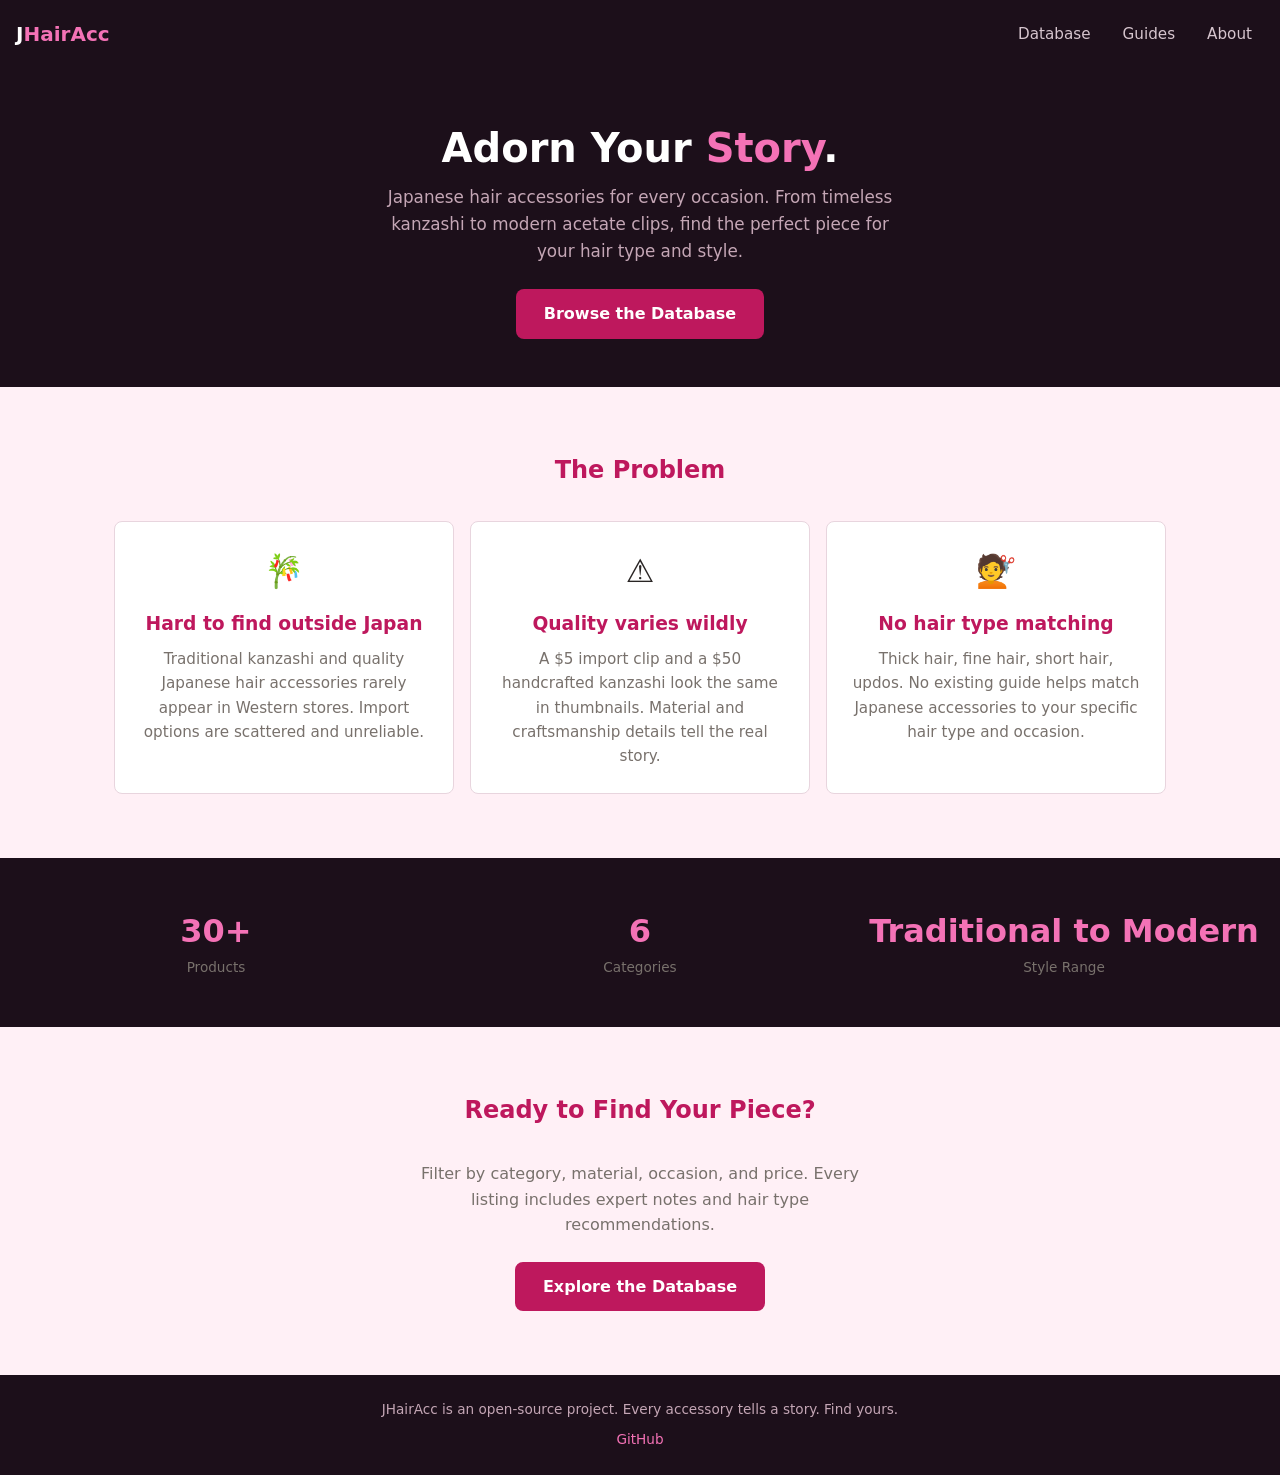
<file: index.html>
<!DOCTYPE html>
<html lang="en">
<head>
<meta charset="UTF-8">
<meta name="viewport" content="width=device-width,initial-scale=1">
<title>JHairAcc - Adorn Your Story</title>
<meta name="description" content="A curated database of Japanese hair accessories for international buyers. Traditional kanzashi to modern clips, combs, and headbands.">
<meta property="og:title" content="JHairAcc - Adorn Your Story">
<meta property="og:description" content="A curated database of Japanese hair accessories. Traditional kanzashi to modern clips and combs.">
<meta property="og:type" content="website">
<meta property="og:url" content="https://humancronadmin.github.io/j-hair-acc/">
<link rel="canonical" href="https://humancronadmin.github.io/j-hair-acc/">
<link rel="icon" href="favicon.svg" type="image/svg+xml">
<link rel="stylesheet" href="css/style.css">
<script async src="https://www.googletagmanager.com/gtag/js?id=G-MXKH7PSKC2"></script>
<script>window.dataLayer=window.dataLayer||[];function gtag(){dataLayer.push(arguments);}gtag("js",new Date());gtag("config","G-MXKH7PSKC2");</script>
<script type="text/javascript">(function(c,l,a,r,i,t,y){c[a]=c[a]||function(){(c[a].q=c[a].q||[]).push(arguments)};t=l.createElement(r);t.async=1;t.src="https://www.clarity.ms/tag/"+i;y=l.getElementsByTagName(r)[0];y.parentNode.insertBefore(t,y);})(window, document, "clarity", "script", "wa1jxs6bmh");</script>

<script type="application/ld+json">{"@context":"https://schema.org","@type":"WebSite","name":"JHairAcc","url":"https://humancronadmin.github.io/j-hair-acc/","description":"JHairAcc - Japanese hair accessories, kanzashi, hair clips, combs, tsumami craft, traditional and modern styles","inLanguage":"en","potentialAction":{"@type":"SearchAction","target":{"@type":"EntryPoint","urlTemplate":"https://humancronadmin.github.io/j-hair-acc/?q={search_term_string}"},"query-input":"required name=search_term_string"}}</script>
<script type="application/ld+json">{"@context":"https://schema.org","@type":"BreadcrumbList","itemListElement":[{"@type":"ListItem","position":1,"name":"Home","item":"https://humancronadmin.github.io/j-hair-acc/"}]}</script>
</head>
<body>
<nav class="nav">
  <a href="index.html" class="nav-brand">J<span>HairAcc</span></a>
  <div class="nav-links">
    <a href="database.html">Database</a>
    <a href="#guides">Guides</a>
    <a href="#about">About</a>
  </div>
</nav>
<section class="hero">
  <h1>Adorn Your <em>Story</em>.</h1>
  <p>Japanese hair accessories for every occasion. From timeless kanzashi to modern acetate clips, find the perfect piece for your hair type and style.</p>
  <a href="database.html" class="btn btn-primary">Browse the Database</a>
</section>
<section class="section">
  <h2 class="section-title">The Problem</h2>
  <div class="problem-grid" id="problems"></div>
</section>
<section class="section" style="background:var(--dark);color:#FFF;max-width:none;padding:48px 16px">
  <div class="stats-row" id="stats"></div>
</section>
<section class="section" style="text-align:center">
  <h2 class="section-title">Ready to Find Your Piece?</h2>
  <p style="color:var(--muted);margin-bottom:24px;max-width:480px;margin-left:auto;margin-right:auto">Filter by category, material, occasion, and price. Every listing includes expert notes and hair type recommendations.</p>
  <a href="database.html" class="btn btn-primary">Explore the Database</a>
</section>
<footer class="footer" id="about">
  <p>JHairAcc is an open-source project. Every accessory tells a story. Find yours.</p>
  <p style="margin-top:8px"><a href="https://github.com/humancronadmin">GitHub</a></p>
</footer>
<script>
const problems=[
  {icon:"🎋",title:"Hard to find outside Japan",desc:"Traditional kanzashi and quality Japanese hair accessories rarely appear in Western stores. Import options are scattered and unreliable."},
  {icon:"⚠️",title:"Quality varies wildly",desc:"A $5 import clip and a $50 handcrafted kanzashi look the same in thumbnails. Material and craftsmanship details tell the real story."},
  {icon:"💇",title:"No hair type matching",desc:"Thick hair, fine hair, short hair, updos. No existing guide helps match Japanese accessories to your specific hair type and occasion."}
];
const stats=[
  {num:"30+",label:"Products"},
  {num:"6",label:"Categories"},
  {num:"Traditional to Modern",label:"Style Range"}
];
document.getElementById("problems").innerHTML=problems.map(p=>`<div class="problem-card"><div class="icon">${p.icon}</div><h3>${p.title}</h3><p>${p.desc}</p></div>`).join("");
document.getElementById("stats").innerHTML=stats.map(s=>`<div class="stat"><div class="num">${s.num}</div><div class="label">${s.label}</div></div>`).join("");
</script>
<script async src="https://pagead2.googlesyndication.com/pagead/js/adsbygoogle.js?client=ca-pub-6776399834647681" crossorigin="anonymous"></script>
</body>
</html>
</file>
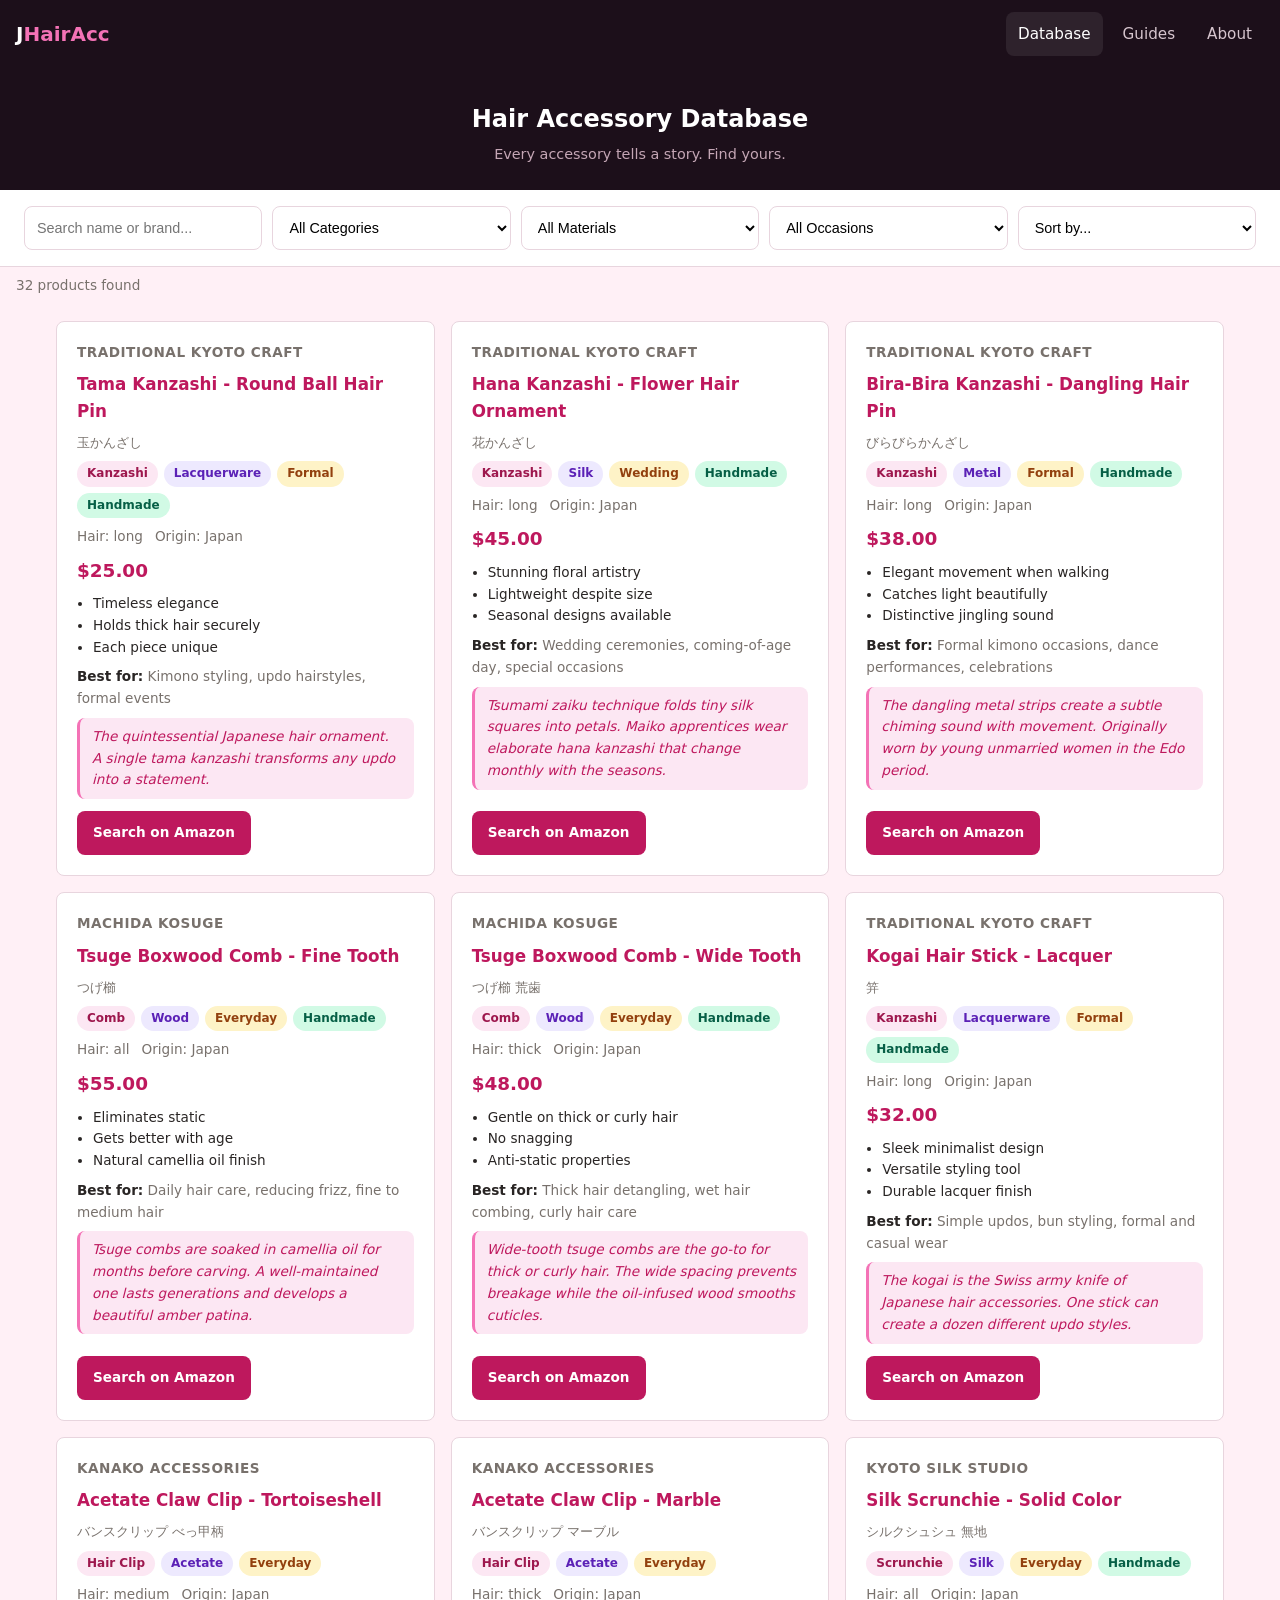
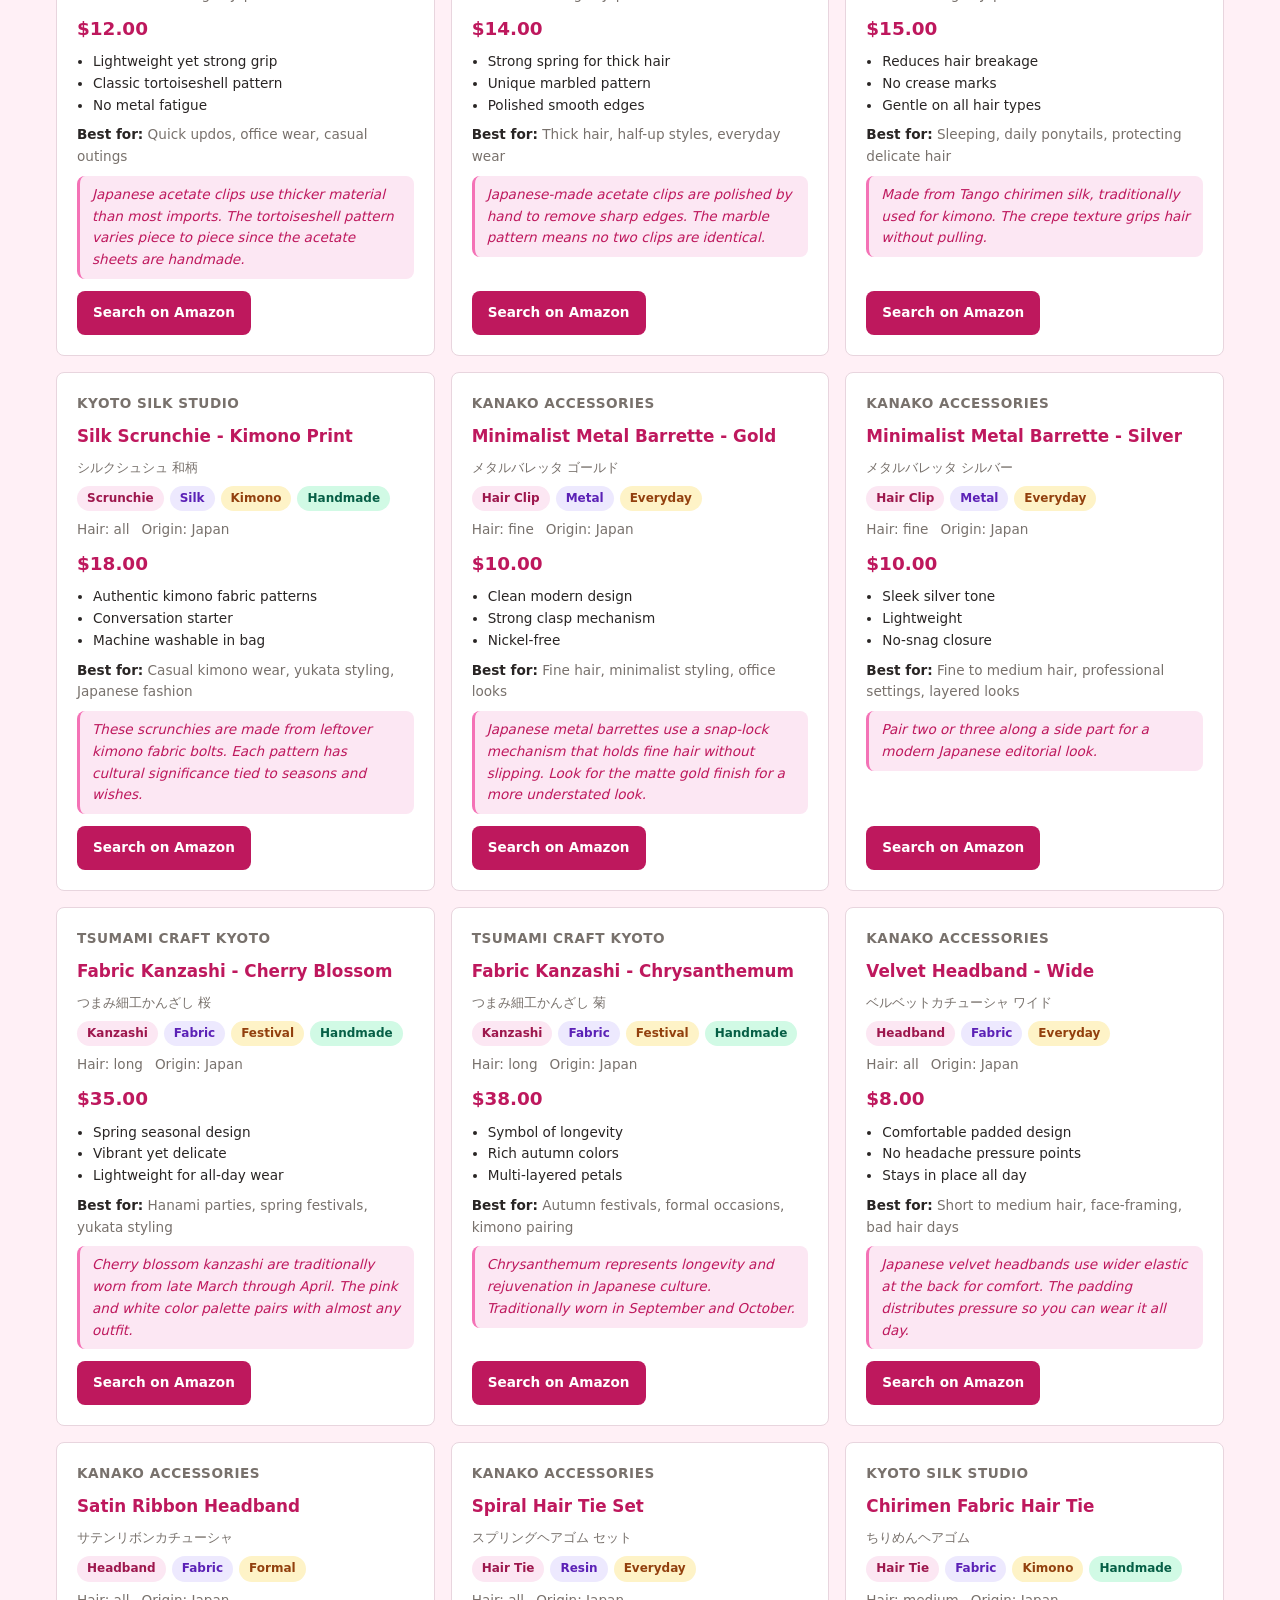
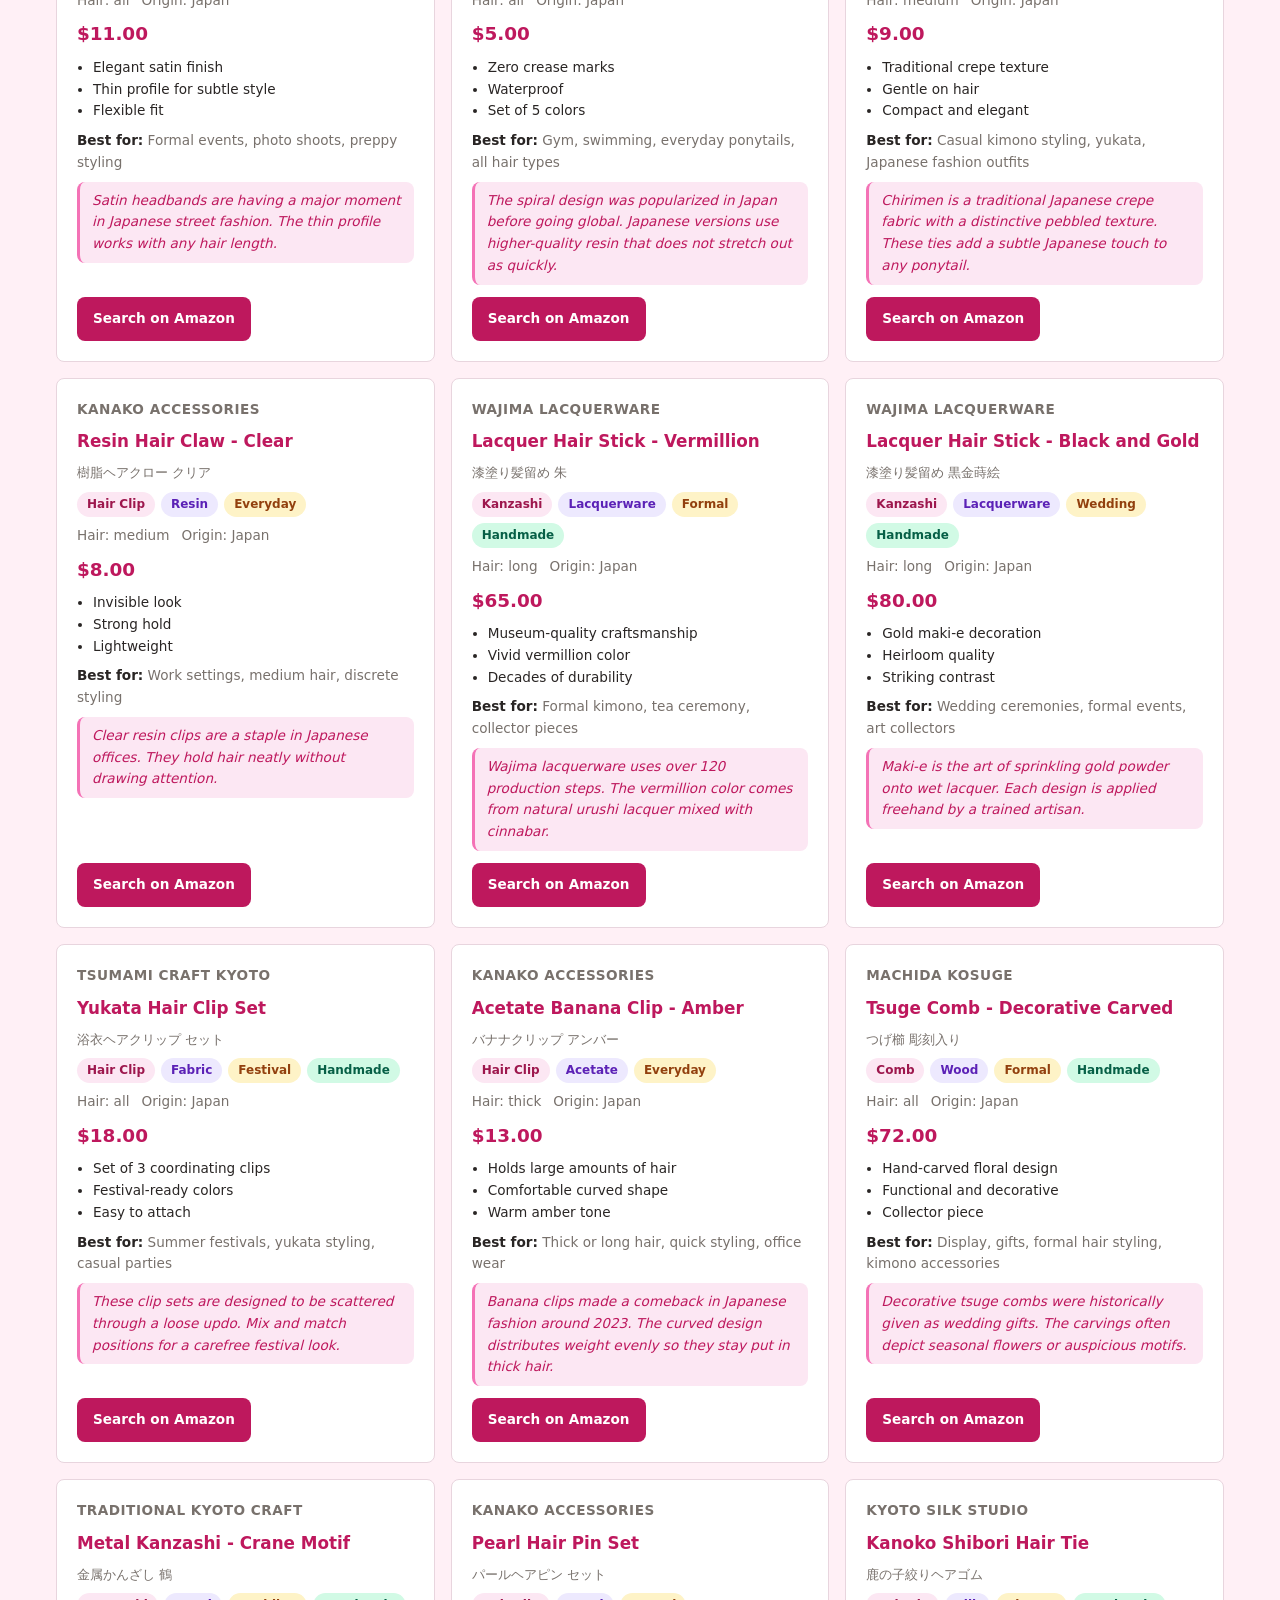
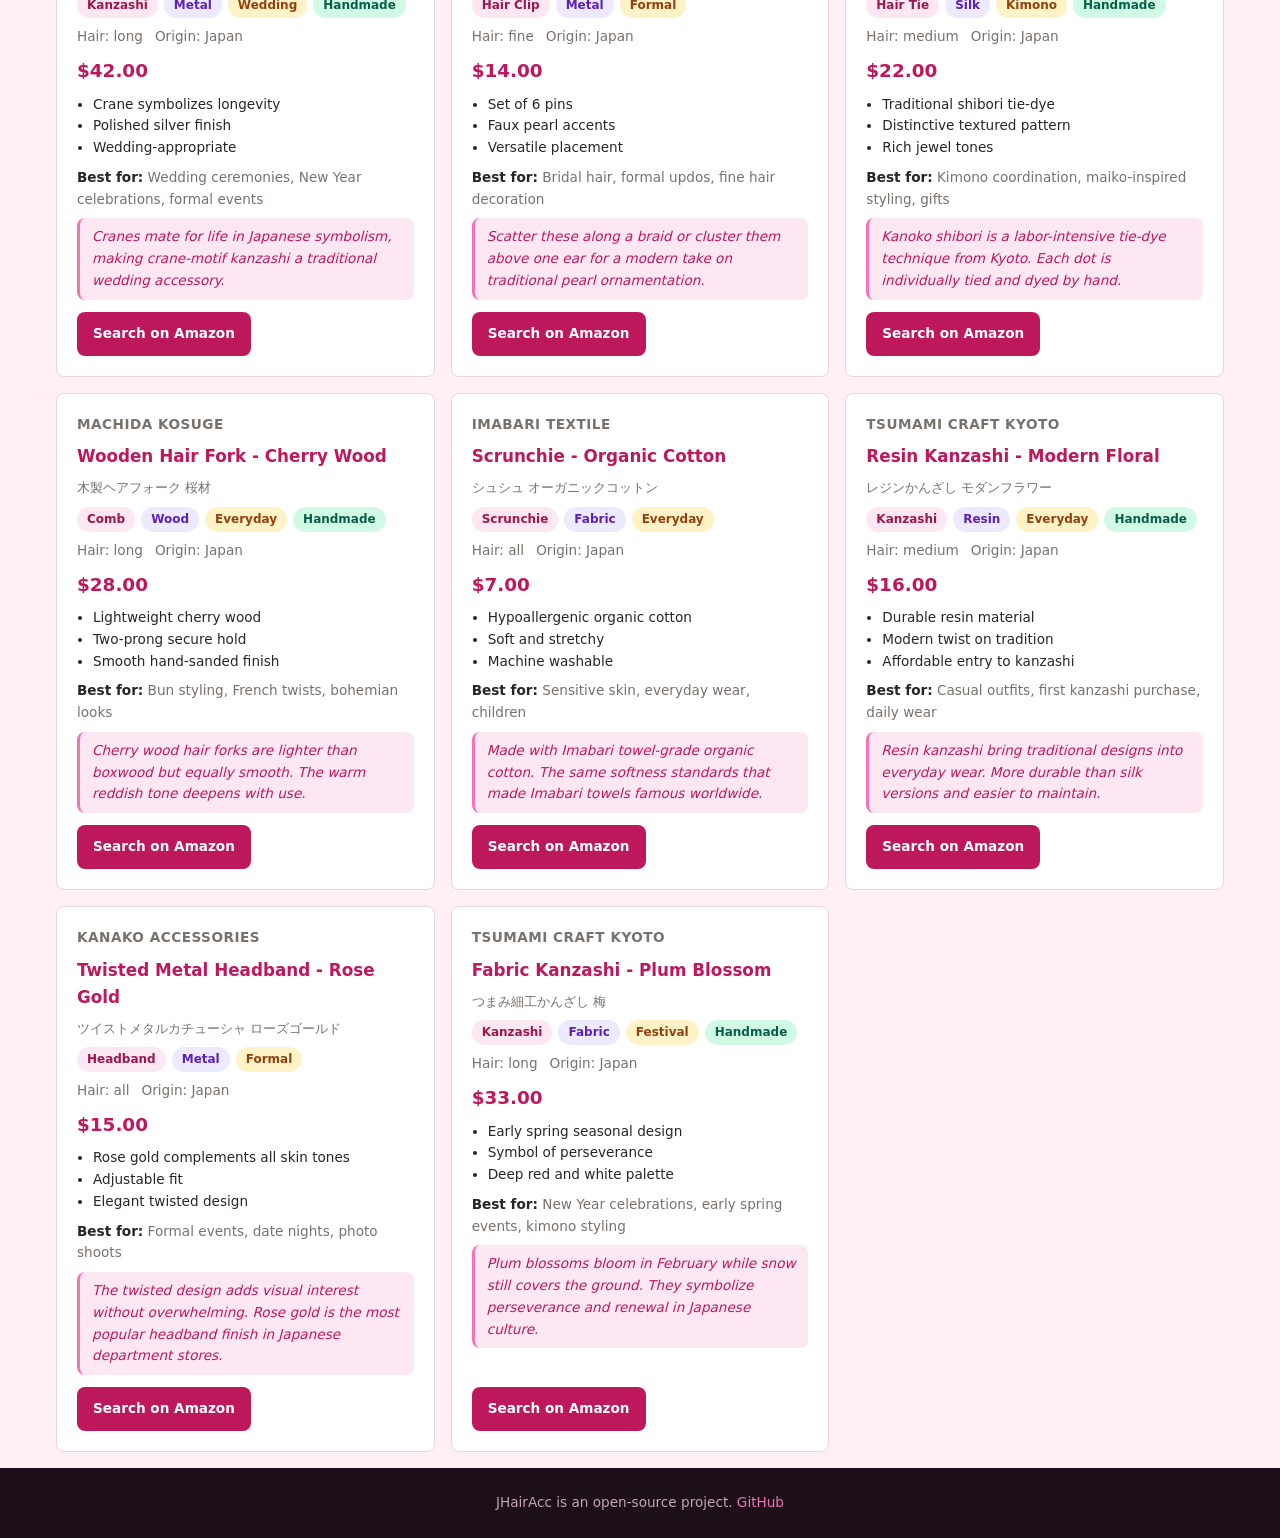
<file: database.html>
<!DOCTYPE html>
<html lang="en">
<head>
<meta charset="UTF-8">
<meta name="viewport" content="width=device-width,initial-scale=1">
<title>Database - JHairAcc</title>
<meta name="description" content="Browse and filter 30+ Japanese hair accessories. Compare kanzashi, clips, combs, headbands by material, occasion, and price.">
<meta property="og:title" content="JHairAcc - Hair Accessory Database">
<meta property="og:description" content="Browse and filter 30+ Japanese hair accessories by category, material, occasion, and price.">
<meta property="og:type" content="website">
<meta property="og:url" content="https://humancronadmin.github.io/j-hair-acc/database.html">
<link rel="canonical" href="https://humancronadmin.github.io/j-hair-acc/database.html">
<link rel="icon" href="favicon.svg" type="image/svg+xml">
<link rel="stylesheet" href="css/style.css">
<script async src="https://www.googletagmanager.com/gtag/js?id=G-MXKH7PSKC2"></script>
<script>window.dataLayer=window.dataLayer||[];function gtag(){dataLayer.push(arguments);}gtag("js",new Date());gtag("config","G-MXKH7PSKC2");</script>
<script type="text/javascript">(function(c,l,a,r,i,t,y){c[a]=c[a]||function(){(c[a].q=c[a].q||[]).push(arguments)};t=l.createElement(r);t.async=1;t.src="https://www.clarity.ms/tag/"+i;y=l.getElementsByTagName(r)[0];y.parentNode.insertBefore(t,y);})(window, document, "clarity", "script", "wa1jxs6bmh");</script>
</head>
<body>
<nav class="nav">
  <a href="index.html" class="nav-brand">J<span>HairAcc</span></a>
  <div class="nav-links">
    <a href="database.html" class="active">Database</a>
    <a href="index.html#guides">Guides</a>
    <a href="index.html#about">About</a>
  </div>
</nav>
<div class="db-header">
  <h1>Hair Accessory Database</h1>
  <p>Every accessory tells a story. Find yours.</p>
</div>
<div class="filters">
  <input type="search" id="search" placeholder="Search name or brand...">
  <select id="category"><option value="">All Categories</option></select>
  <select id="material"><option value="">All Materials</option></select>
  <select id="occasion"><option value="">All Occasions</option></select>
  <select id="sort">
    <option value="">Sort by...</option>
    <option value="price-asc">Price: Low to High</option>
    <option value="price-desc">Price: High to Low</option>
    <option value="name-asc">Name: A to Z</option>
  </select>
</div>
<div class="result-count" id="resultCount"></div>
<div class="product-grid" id="grid"></div>
<footer class="footer">
  <p>JHairAcc is an open-source project. <a href="https://github.com/humancronadmin">GitHub</a></p>
</footer>
<script src="js/database.js"></script>
<script async src="https://pagead2.googlesyndication.com/pagead/js/adsbygoogle.js?client=ca-pub-6776399834647681" crossorigin="anonymous"></script>
</body>
</html>
</file>
<file: css/style.css>
*,*::before,*::after{box-sizing:border-box;margin:0;padding:0}
:root{--rose:#BE185D;--pink:#F472B6;--dark:#1C0F1A;--light:#FFF0F6;--card:#FFFFFF;--text:#292524;--muted:#78716C;--border:#E8D5DE;--radius:8px}
body{font-family:'Segoe UI',system-ui,-apple-system,sans-serif;color:var(--text);background:var(--light);line-height:1.6}
a{color:var(--rose);text-decoration:none}
a:hover{color:var(--pink)}
img{max-width:100%;display:block}

/* NAV */
.nav{background:var(--dark);padding:12px 16px;display:flex;align-items:center;justify-content:space-between;position:sticky;top:0;z-index:100}
.nav-brand{color:#FFF;font-size:1.25rem;font-weight:700}
.nav-brand span{color:var(--pink)}
.nav-links{display:flex;gap:8px}
.nav-links a{color:#D6C5CE;font-size:.9rem;padding:10px 12px;min-height:44px;display:flex;align-items:center;border-radius:var(--radius)}
.nav-links a:hover,.nav-links a.active{color:#FFF;background:rgba(255,255,255,.08)}

/* HERO */
.hero{background:var(--dark);color:#FFF;padding:56px 16px 48px;text-align:center}
.hero h1{font-size:2rem;margin-bottom:12px;line-height:1.2}
.hero h1 em{color:var(--pink);font-style:normal}
.hero p{color:#C4A6B5;font-size:1.05rem;max-width:520px;margin:0 auto 24px}
.btn{display:inline-flex;align-items:center;justify-content:center;min-height:44px;padding:12px 28px;border-radius:var(--radius);font-weight:600;font-size:1rem;cursor:pointer;border:none;transition:background .2s}
.btn-primary{background:var(--rose);color:#FFF}
.btn-primary:hover{background:#9D174D;color:#FFF}
.btn-outline{background:transparent;border:2px solid var(--rose);color:var(--rose)}
.btn-outline:hover{background:var(--rose);color:#FFF}

/* SECTIONS */
.section{padding:48px 16px;max-width:1100px;margin:0 auto}
.section-title{font-size:1.5rem;color:var(--rose);text-align:center;margin-bottom:32px}

/* PROBLEM CARDS */
.problem-grid{display:grid;gap:16px}
.problem-card{background:var(--card);border:1px solid var(--border);border-radius:var(--radius);padding:24px;text-align:center}
.problem-card .icon{font-size:2rem;margin-bottom:12px}
.problem-card h3{color:var(--rose);margin-bottom:8px}
.problem-card p{color:var(--muted);font-size:.95rem}

/* STATS */
.stats-row{display:flex;flex-wrap:wrap;justify-content:center;gap:24px;text-align:center}
.stat{flex:1;min-width:120px}
.stat .num{font-size:2rem;font-weight:700;color:var(--pink)}
.stat .label{font-size:.85rem;color:var(--muted)}

/* FOOTER */
.footer{background:var(--dark);color:#C4A6B5;padding:24px 16px;text-align:center;font-size:.85rem}
.footer a{color:var(--pink)}

/* DATABASE PAGE */
.db-header{background:var(--dark);color:#FFF;padding:32px 16px 24px;text-align:center}
.db-header h1{font-size:1.5rem;margin-bottom:4px}
.db-header p{color:#C4A6B5;font-size:.9rem}

.filters{background:var(--card);border-bottom:1px solid var(--border);padding:16px;display:flex;flex-wrap:wrap;gap:10px;position:sticky;top:52px;z-index:90}
.filters select,.filters input{min-height:44px;padding:8px 12px;border:1px solid var(--border);border-radius:var(--radius);font-size:.9rem;background:#FFF;flex:1;min-width:140px}
.filters input[type="search"]{min-width:200px}
.result-count{padding:8px 16px;font-size:.85rem;color:var(--muted)}

.product-grid{display:grid;gap:16px;padding:16px;max-width:1200px;margin:0 auto}
.product-card{background:var(--card);border:1px solid var(--border);border-radius:var(--radius);padding:20px;display:flex;flex-direction:column;gap:8px}
.product-card h3{font-size:1.05rem;color:var(--rose)}
.product-card .brand{font-size:.85rem;color:var(--muted);font-weight:600;text-transform:uppercase;letter-spacing:.5px}
.product-card .name-ja{font-size:.8rem;color:var(--muted)}
.badges{display:flex;flex-wrap:wrap;gap:6px}
.badge{display:inline-block;padding:3px 10px;border-radius:20px;font-size:.75rem;font-weight:600}
.badge-cat{background:#FCE7F3;color:#9D174D}
.badge-mat{background:#EDE9FE;color:#5B21B6}
.badge-occ{background:#FEF3C7;color:#92400E}
.badge-handmade{background:#D1FAE5;color:#065F46}
.product-meta{display:flex;flex-wrap:wrap;gap:12px;font-size:.85rem;color:var(--muted)}
.product-meta span{display:flex;align-items:center;gap:4px}
.product-price{font-size:1.15rem;font-weight:700;color:var(--rose)}
.product-pros{font-size:.85rem;color:var(--text)}
.product-pros li{margin-left:16px}
.product-best{font-size:.85rem;color:var(--muted)}
.product-best strong{color:var(--text)}
.expert-note{font-size:.85rem;font-style:italic;color:var(--rose);background:#FCE7F3;padding:8px 12px;border-radius:var(--radius);border-left:3px solid var(--pink)}
.product-link{margin-top:auto;padding-top:4px}
.product-link a{display:inline-flex;align-items:center;justify-content:center;min-height:44px;padding:8px 16px;background:var(--rose);color:#FFF;border-radius:var(--radius);font-size:.85rem;font-weight:600}
.product-link a:hover{background:#9D174D;color:#FFF}

/* RESPONSIVE */
@media(min-width:480px){
  .hero h1{font-size:2.5rem}
  .problem-grid{grid-template-columns:repeat(3,1fr)}
  .product-grid{grid-template-columns:repeat(2,1fr)}
  .nav-links a{font-size:.95rem}
}
@media(min-width:768px){
  .product-grid{grid-template-columns:repeat(3,1fr)}
  .section{padding:64px 24px}
  .filters{padding:16px 24px}
}
</file>
